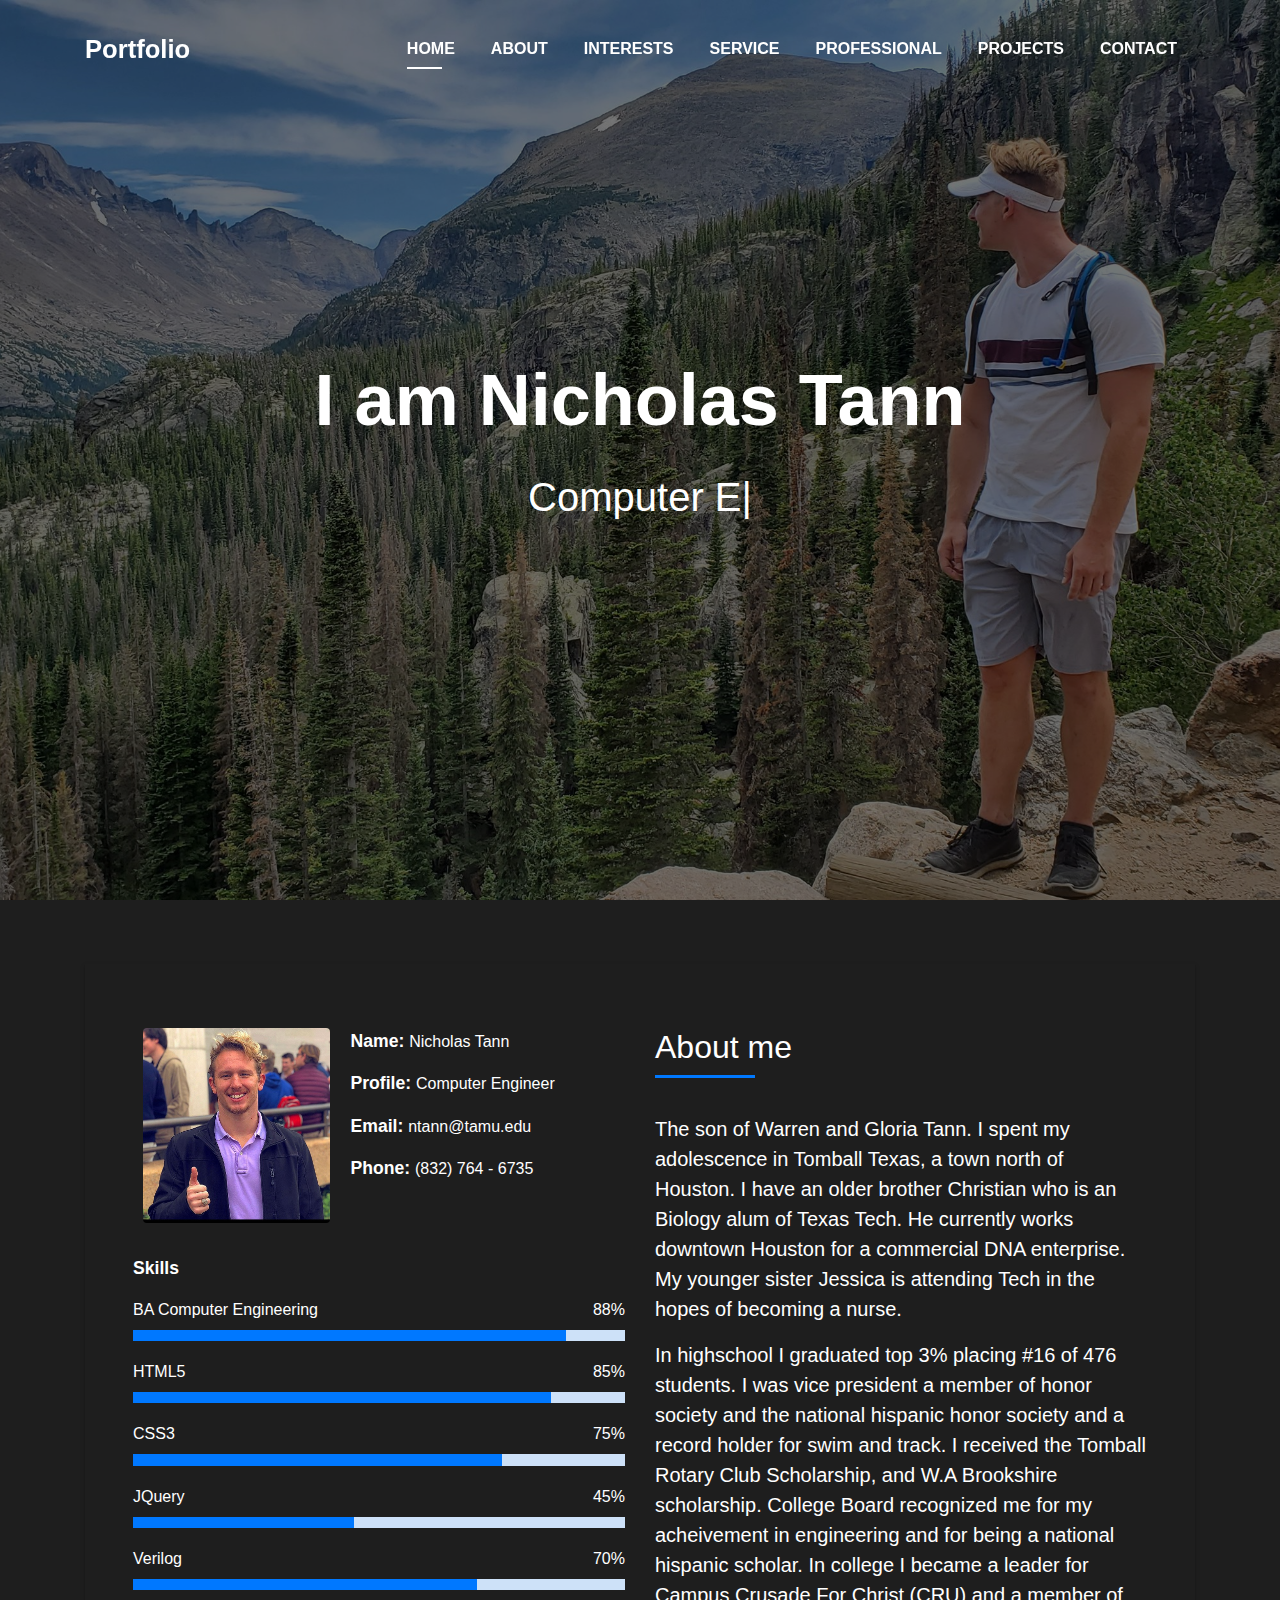
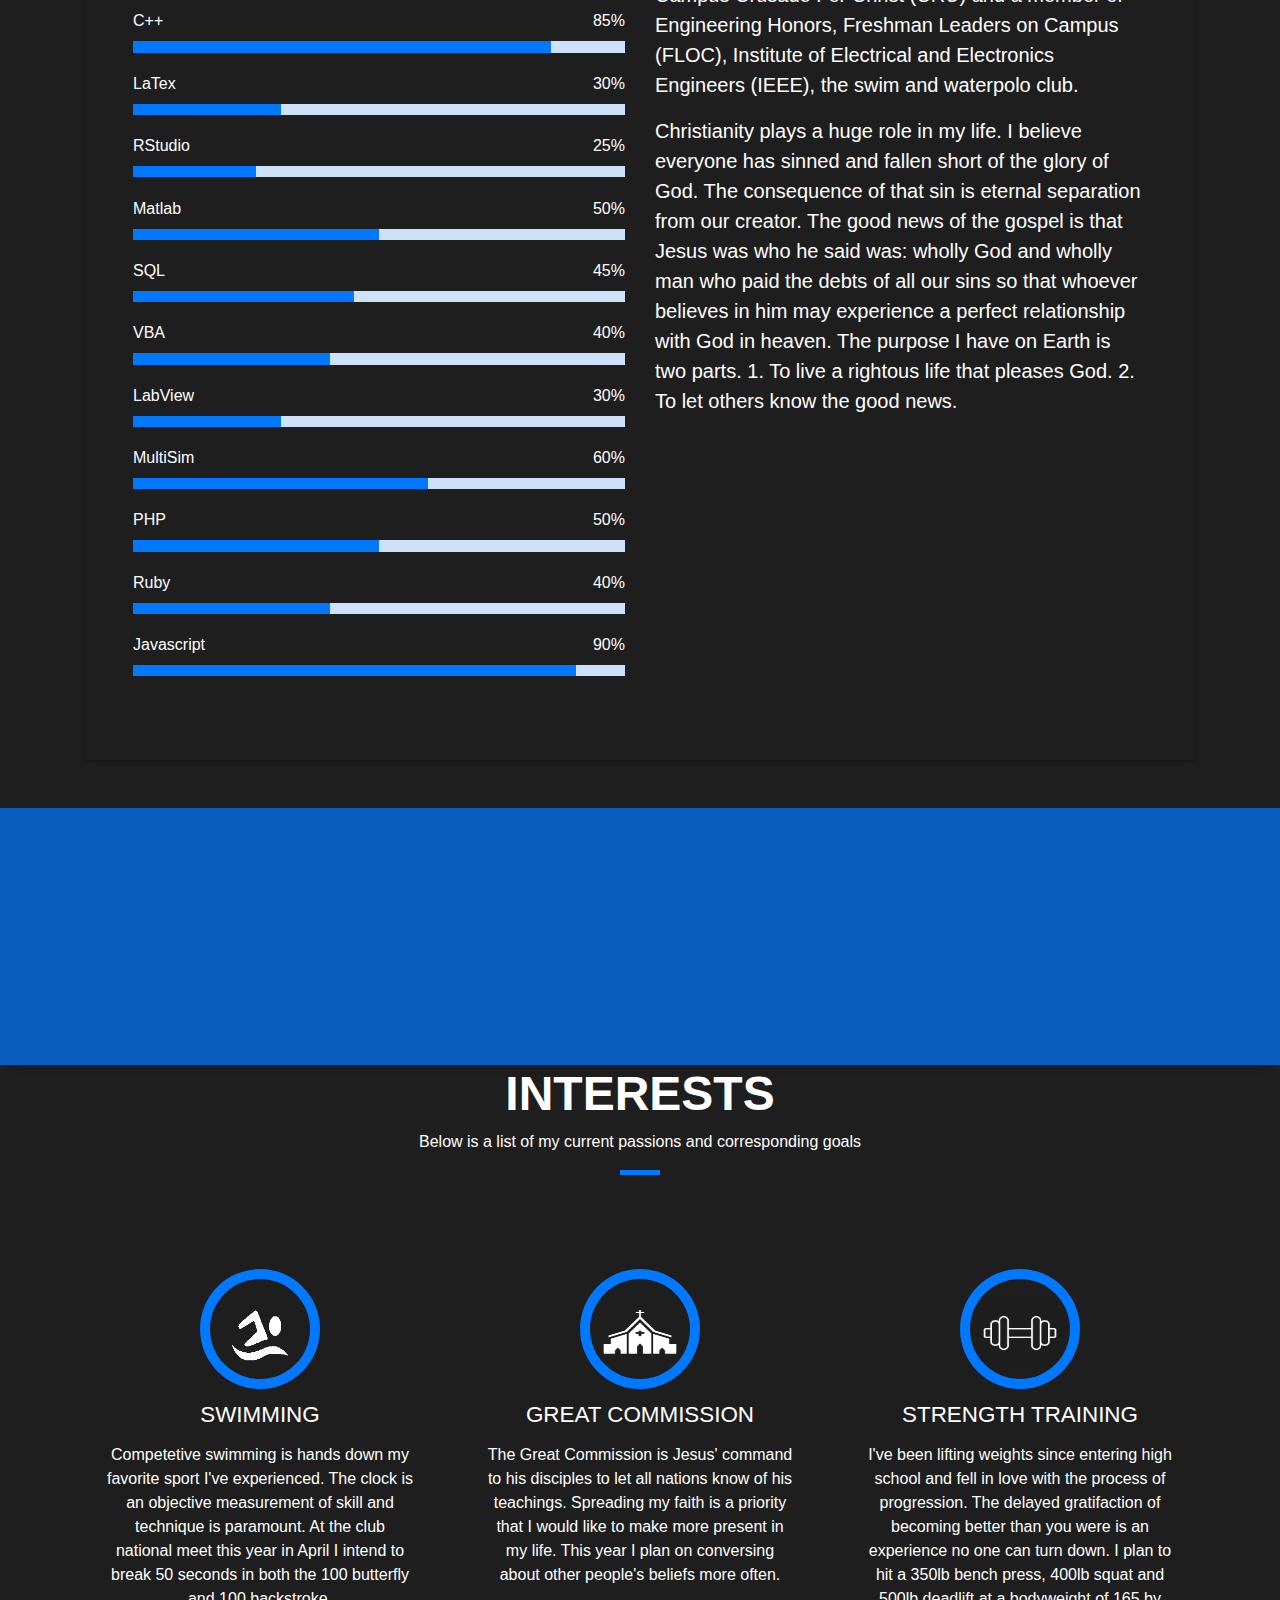
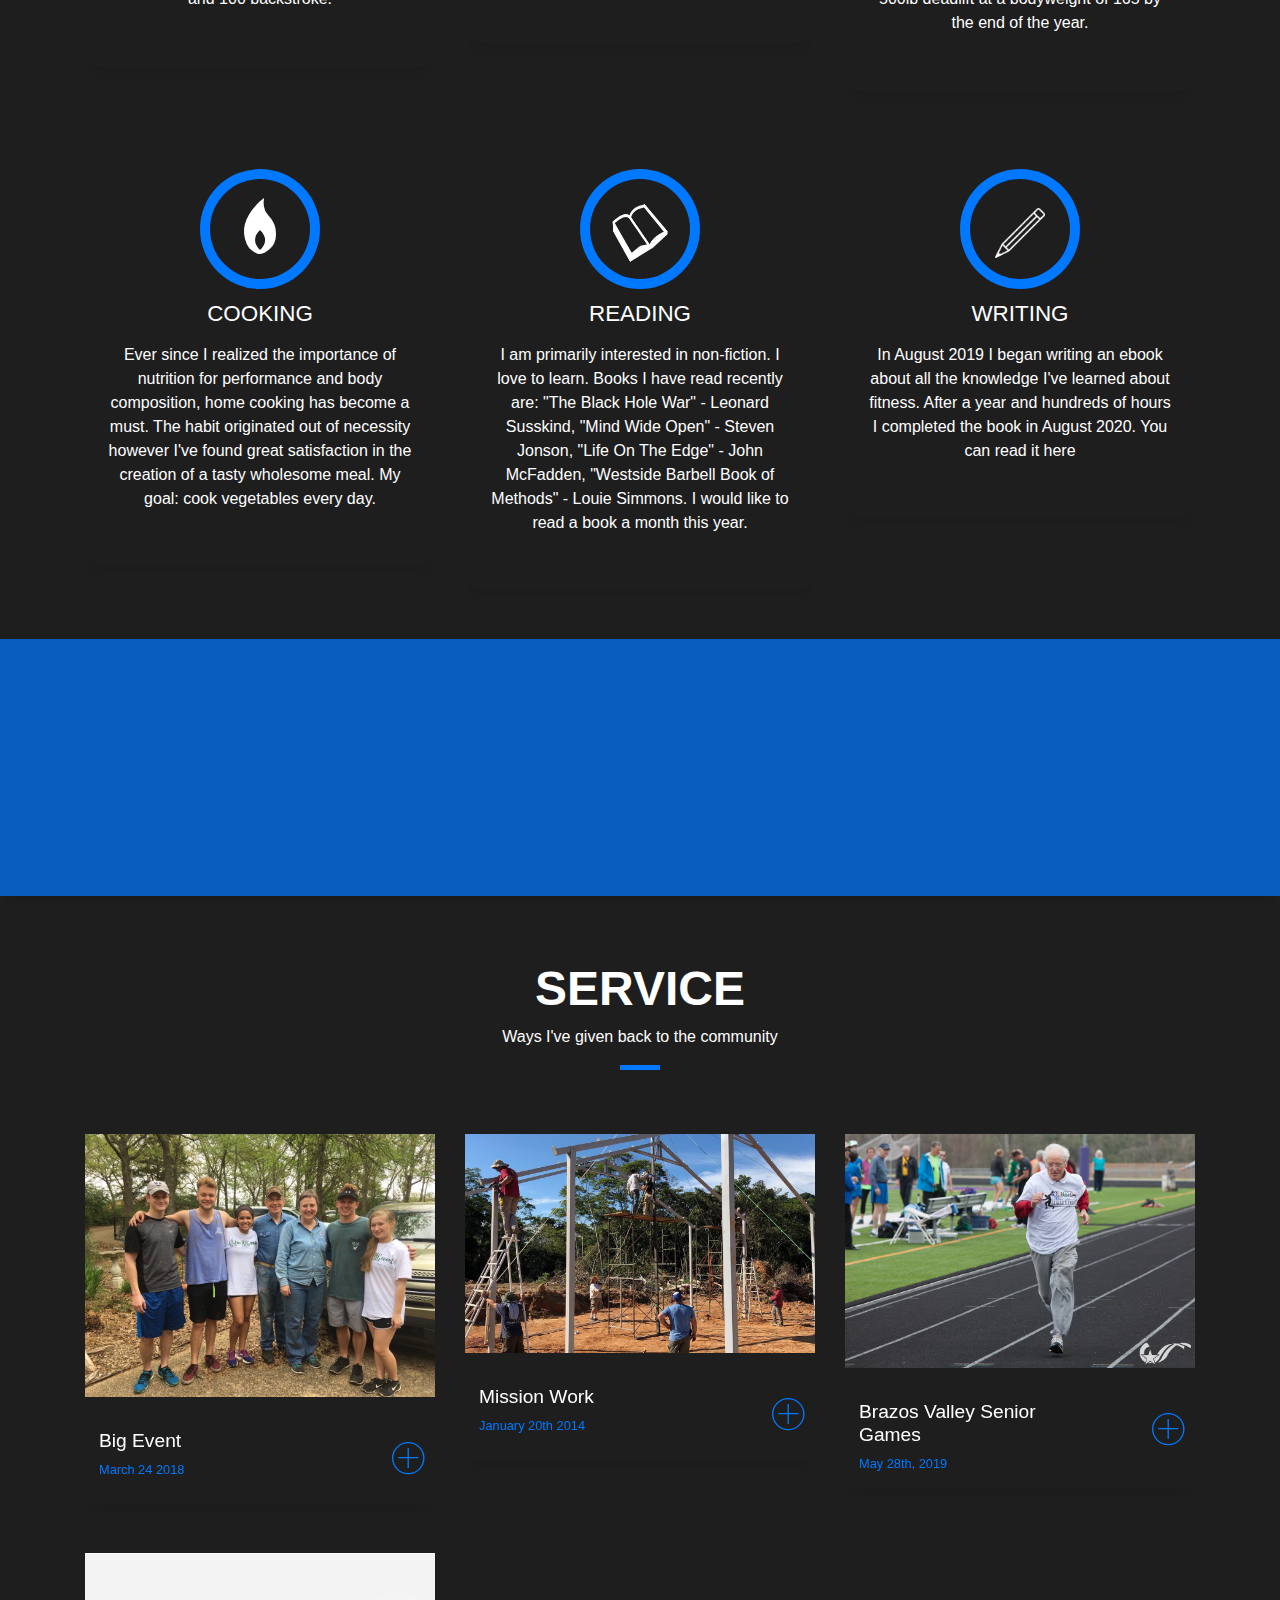
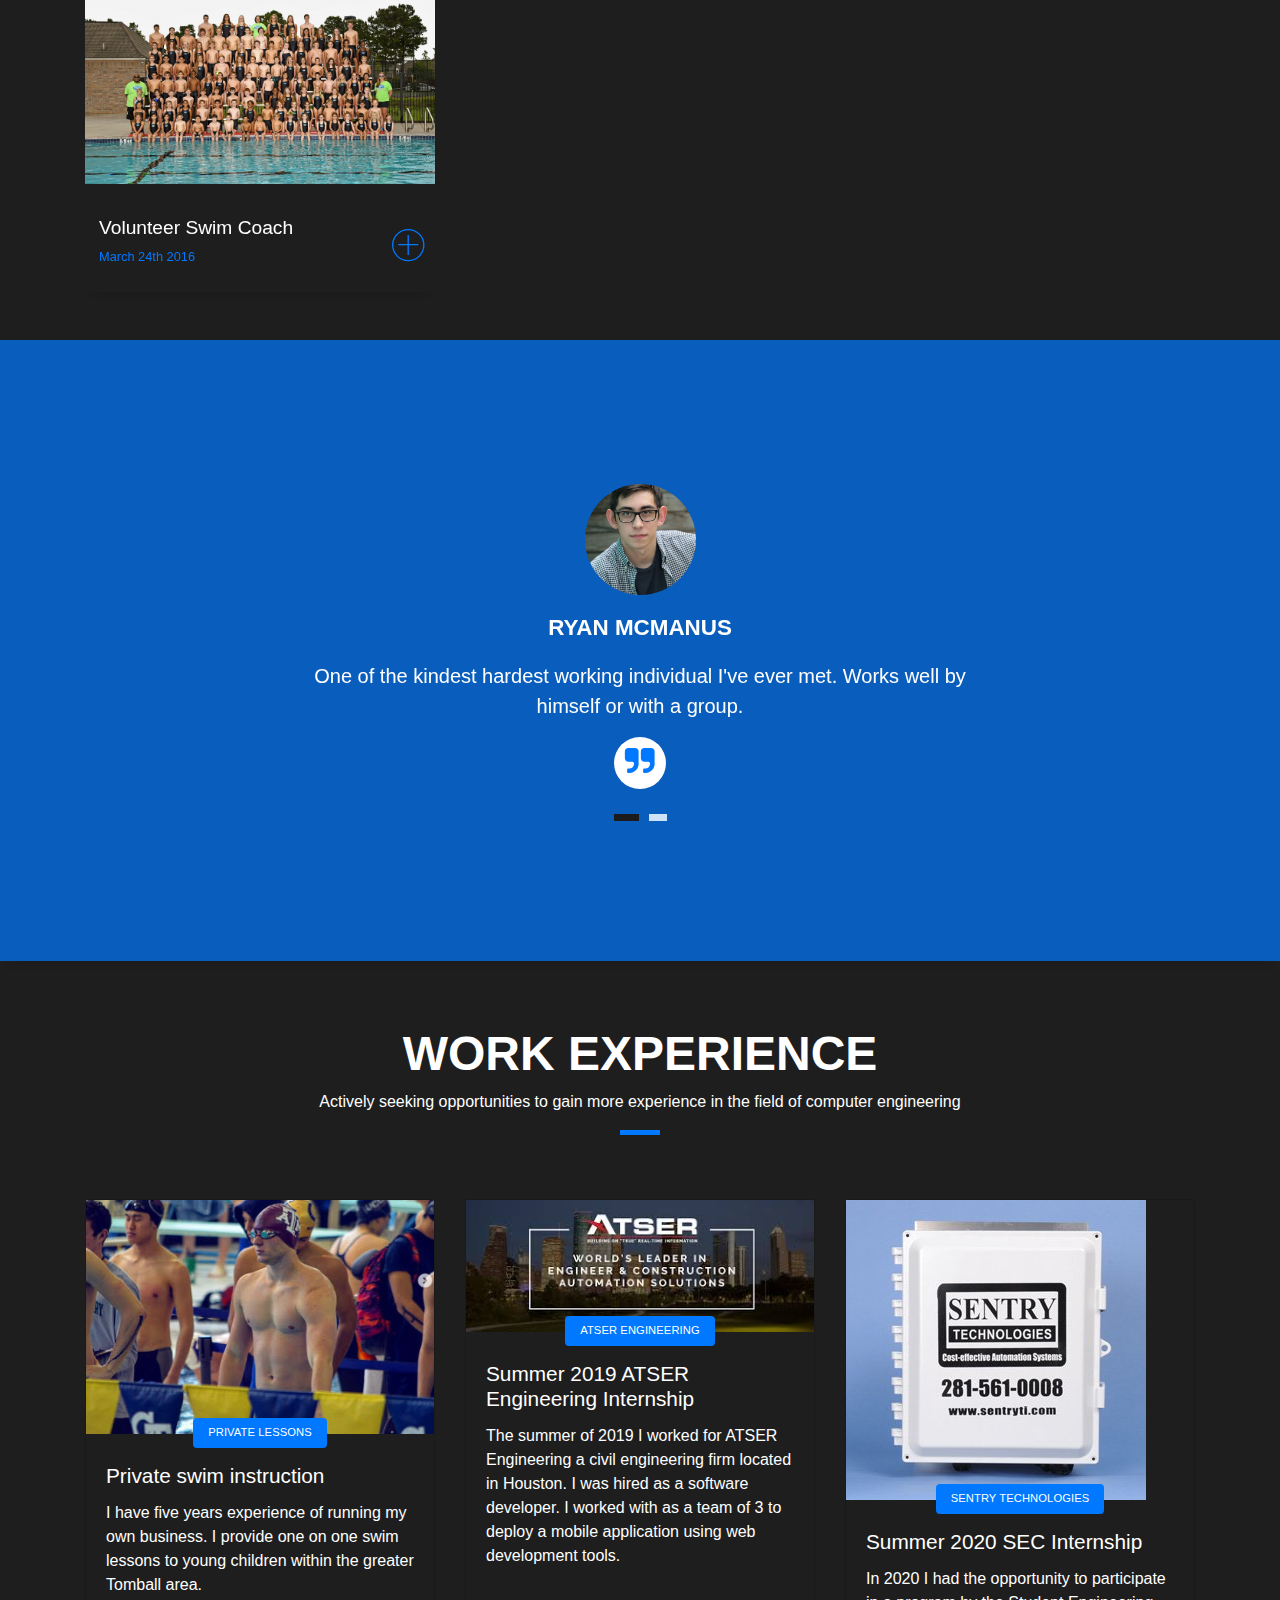
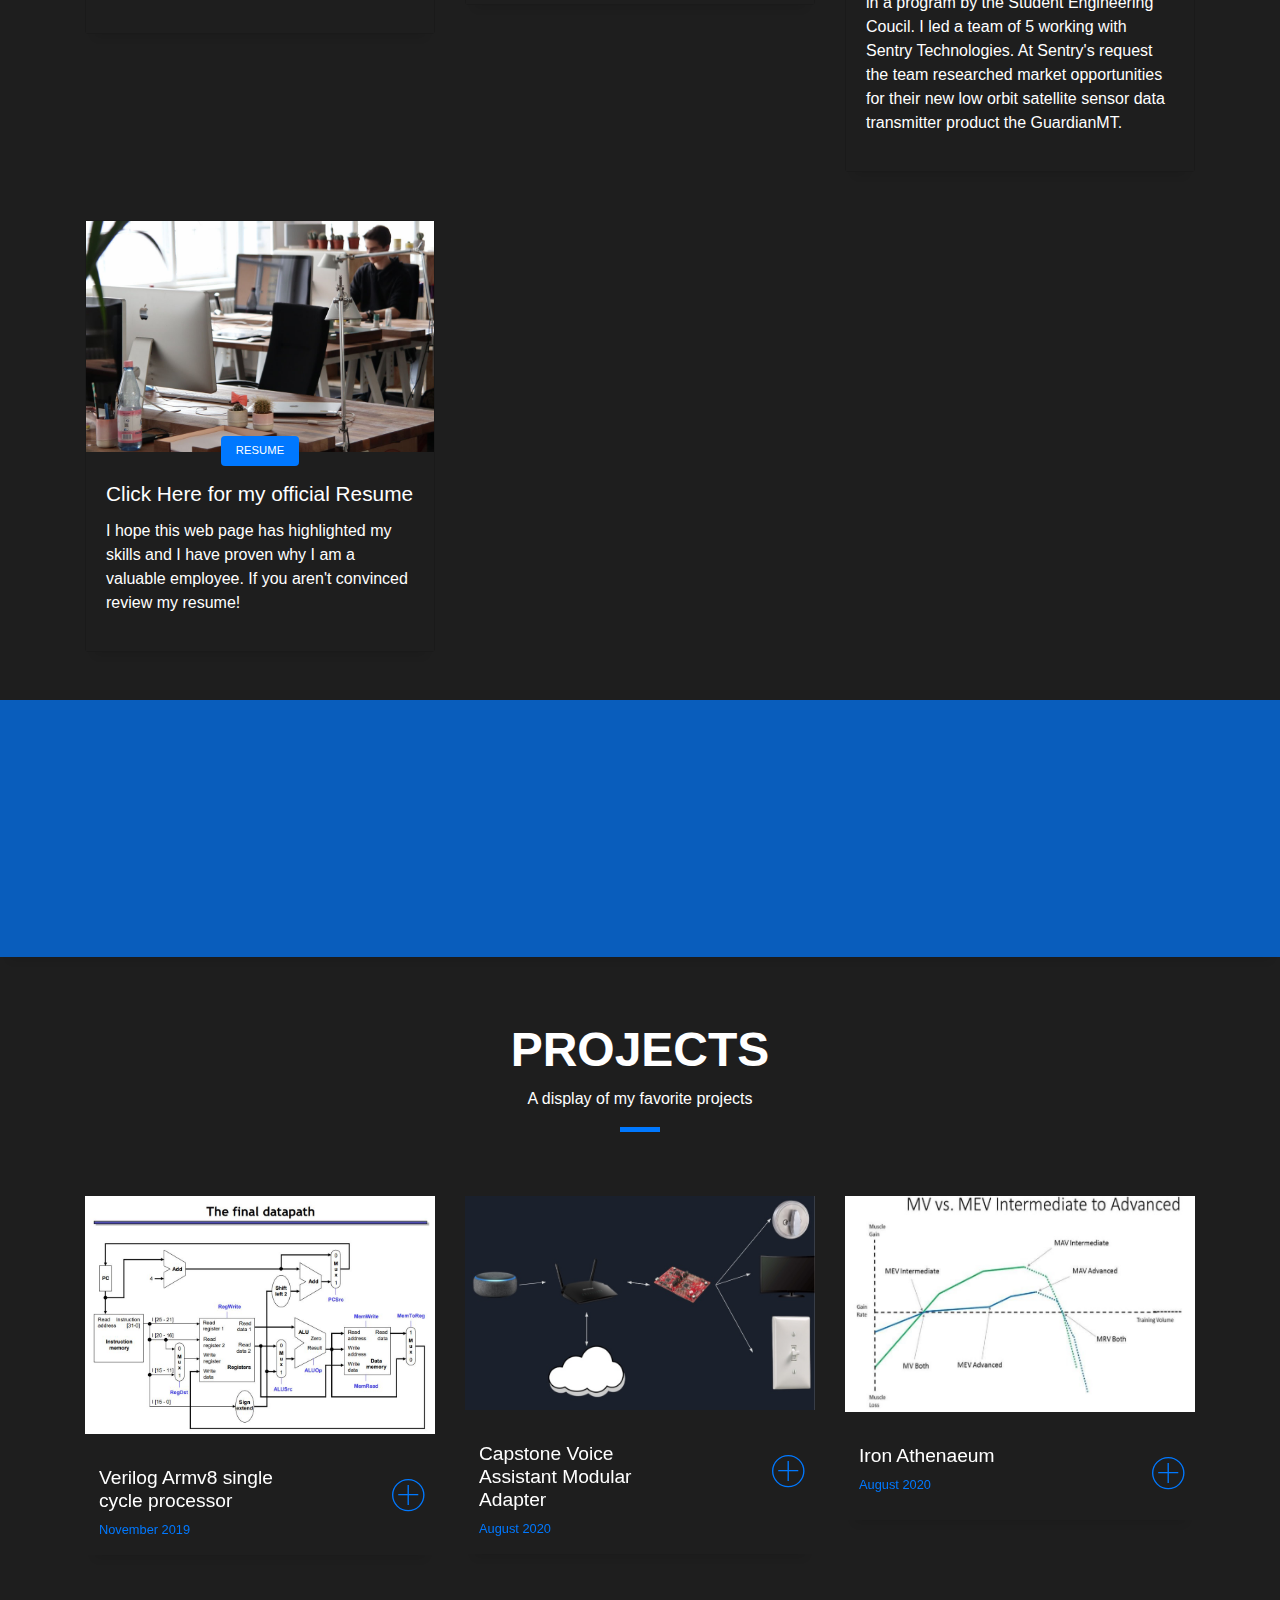
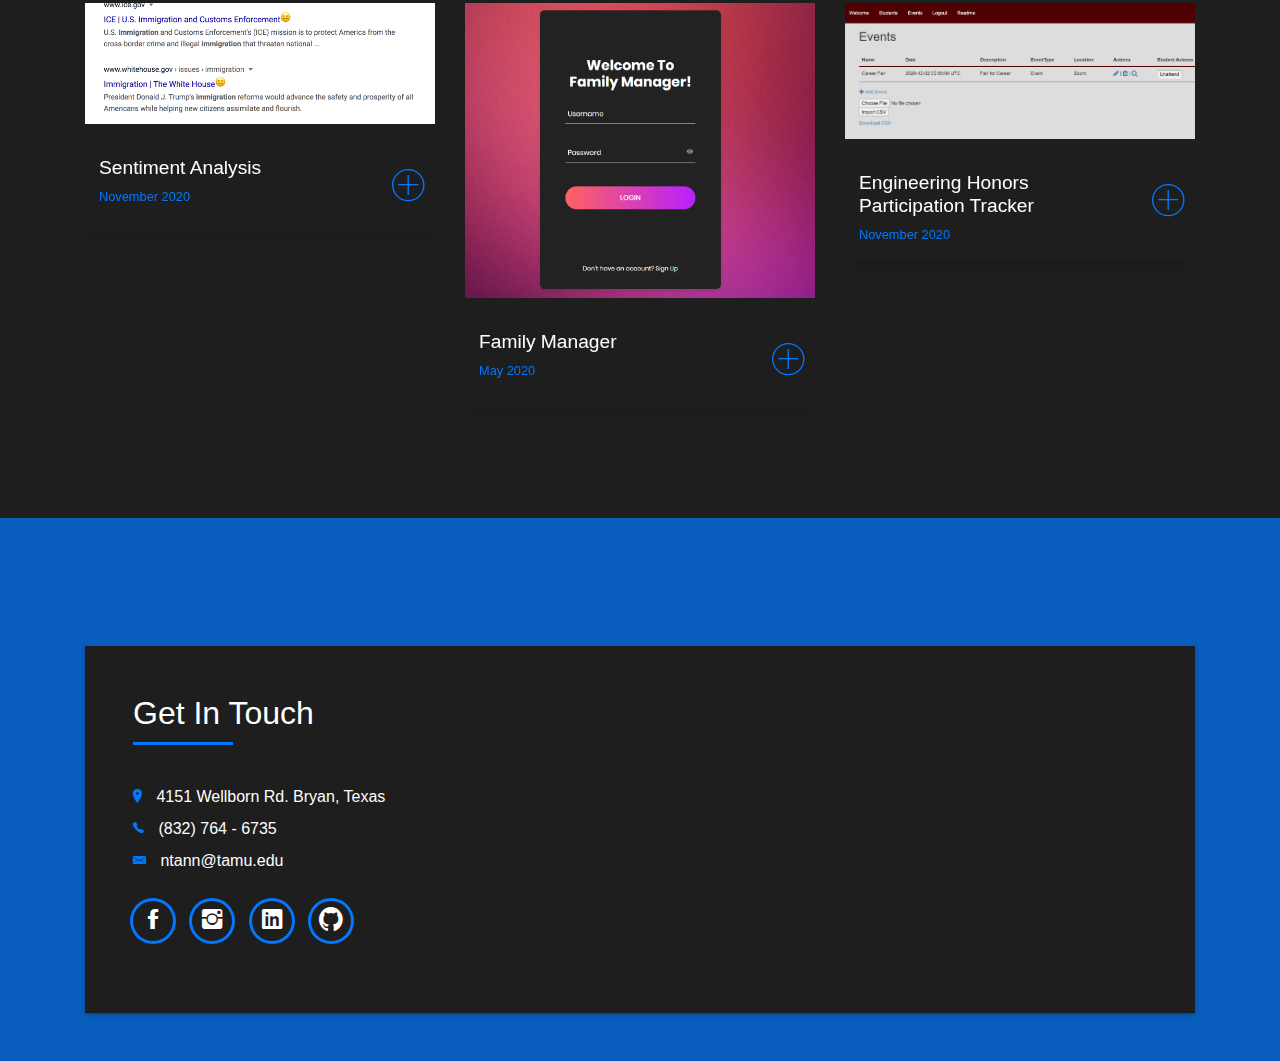
<file: index.html>
<!DOCTYPE html>
<html lang="en">
<head>
  <meta charset="utf-8">
  <title>Portfolio</title>
  <meta content="width=device-width, initial-scale=1.0" name="viewport">
  <meta content="" name="keywords">
  <meta content="" name="description">

  <!-- Favicons -->
  <link href="img/favicon.png" rel="icon">
  <link href="img/apple-touch-icon.png" rel="apple-touch-icon">

  <!-- Bootstrap CSS File -->
  <link href="lib/bootstrap/css/bootstrap.min.css" rel="stylesheet">

  <!-- Libraries CSS Files -->
  <link href="lib/font-awesome/css/font-awesome.min.css" rel="stylesheet">
  <link href="lib/animate/animate.min.css" rel="stylesheet">
  <link href="lib/ionicons/css/ionicons.min.css" rel="stylesheet">
  <link href="lib/owlcarousel/assets/owl.carousel.min.css" rel="stylesheet">
  <link href="lib/lightbox/css/lightbox.min.css" rel="stylesheet">

  <!-- Main Stylesheet File -->
  <link href="css/style.css" rel="stylesheet">

  <!-- =======================================================
    Theme Name: DevFolio
    Theme URL: https://bootstrapmade.com/devfolio-bootstrap-portfolio-html-template/
    Author: BootstrapMade.com
    License: https://bootstrapmade.com/license/
  ======================================================= -->
</head>

<body id="page-top">

  <!--/ Nav Star /-->
  <nav class="navbar navbar-b navbar-trans navbar-expand-md fixed-top" id="mainNav">
    <div class="container">
      <a class="navbar-brand js-scroll" href="#page-top"> Portfolio</a>
      <button class="navbar-toggler collapsed" type="button" data-toggle="collapse" data-target="#navbarDefault"
        aria-controls="navbarDefault" aria-expanded="false" aria-label="Toggle navigation">
        <span></span>
        <span></span>
        <span></span>
      </button>
      <div class="navbar-collapse collapse justify-content-end" id="navbarDefault">
        <ul class="navbar-nav">
          <li class="nav-item">
            <a class="nav-link js-scroll active" href="#home">Home</a>
          </li>
          <li class="nav-item">
            <a class="nav-link js-scroll" href="#about">About</a>
          </li>
          <li class="nav-item">
            <a class="nav-link js-scroll" href="#service">Interests</a>
          </li>
          <li class="nav-item">
            <a class="nav-link js-scroll" href="#work">Service</a>
          </li>
          <li class="nav-item">
            <a class="nav-link js-scroll" href="#blog">Professional</a>
          </li>
          <li class="nav-item">
            <a class="nav-link js-scroll" href="#projects">Projects</a>
          </li>
          <li class="nav-item">
            <a class="nav-link js-scroll" href="#contact">Contact</a>
          </li>
        </ul>
      </div>
    </div>
  </nav>
  <!--/ Nav End /-->

  <!--/ Intro Skew Star /-->
  <div id="home" class="intro route bg-image" style="background-image: url(img/mtn.jpg)">
    <div class="overlay-itro"></div>
    <div class="intro-content display-table">
      <div class="table-cell">
        <div class="container">
          <h1 class="intro-title mb-4">I am Nicholas Tann</h1>
          <p class="intro-subtitle"><span id="slidertext" class="text-slider-items">Computer Engineer, Full Stack Developer, Computer Programmer, BodyBuilder, Christian, Swim Instructor, PowerLifter</span><strong class="text-slider"></strong></p>
        </div>
      </div>
    </div>
  </div>
  <!--/ Intro Skew End /-->

  <section id="about" class="about-mf sect-pt4 route">
    <div class="container">
      <div class="row">
        <div class="col-sm-12">
          <div class="box-shadow-full">
            <div class="row">
              <div class="col-md-6">
                <div class="row">
                  <div class="col-sm-6 col-md-5">
                    <div class="about-img">
                      <img src="img/testimonial-2.jpg" class="img-fluid rounded b-shadow-a" alt="">
                    </div>
                  </div>
                  <div class="col-sm-6 col-md-7">
                    <div class="about-info">
                      <p><span class="title-s">Name: </span> <span>Nicholas Tann</span></p>
                      <p><span class="title-s">Profile: </span> <span>Computer Engineer</span></p>
                      <p><span class="title-s">Email: </span> <span>ntann@tamu.edu</span></p>
                      <p><span class="title-s">Phone: </span> <span>(832) 764 - 6735</span></p>
                    </div>
                  </div>
                </div>
                <div class="skill-mf">
                  <p class="title-s">Skills</p>
                  <span>BA Computer Engineering</span> <span class="pull-right">88%</span>
                  <div class="progress">
                    <div class="progress-bar" role="progressbar" style="width: 88%;" aria-valuenow="88" aria-valuemin="0"
                      aria-valuemax="100"></div>
                  </div>
                  <span>HTML5</span> <span class="pull-right">85%</span>
                  <div class="progress">
                    <div class="progress-bar" role="progressbar" style="width: 85%;" aria-valuenow="85" aria-valuemin="0"
                      aria-valuemax="100"></div>
                  </div>
                  <span>CSS3</span> <span class="pull-right">75%</span>
                  <div class="progress">
                    <div class="progress-bar" role="progressbar" style="width: 75%" aria-valuenow="75" aria-valuemin="0"
                      aria-valuemax="100"></div>
                  </div>
                  <span>JQuery</span> <span class="pull-right">45%</span>
                  <div class="progress">
                    <div class="progress-bar" role="progressbar" style="width: 45%" aria-valuenow="45" aria-valuemin="0"
                      aria-valuemax="100"></div>
                  </div>
                  <span>Verilog</span> <span class="pull-right">70%</span>
                  <div class="progress">
                    <div class="progress-bar" role="progressbar" style="width: 70%" aria-valuenow="70" aria-valuemin="0"
                      aria-valuemax="100"></div>
                  </div>
                  <span>C++</span> <span class="pull-right">85%</span>
                  <div class="progress">
                    <div class="progress-bar" role="progressbar" style="width: 85%" aria-valuenow="85" aria-valuemin="0"
                      aria-valuemax="100"></div>
                  </div>
                  <span>LaTex</span> <span class="pull-right">30%</span>
                  <div class="progress">
                    <div class="progress-bar" role="progressbar" style="width: 30%" aria-valuenow="30" aria-valuemin="0"
                      aria-valuemax="100"></div>
                  </div>
                  <span>RStudio</span> <span class="pull-right">25%</span>
                  <div class="progress">
                    <div class="progress-bar" role="progressbar" style="width: 25%" aria-valuenow="25" aria-valuemin="0"
                      aria-valuemax="100"></div>
                  </div>
                  <span>Matlab</span> <span class="pull-right">50%</span>
                  <div class="progress">
                    <div class="progress-bar" role="progressbar" style="width: 50%" aria-valuenow="50" aria-valuemin="0"
                      aria-valuemax="100"></div>
                  </div>
                  <span>SQL</span> <span class="pull-right">45%</span>
                  <div class="progress">
                    <div class="progress-bar" role="progressbar" style="width: 45%" aria-valuenow="45" aria-valuemin="0"
                      aria-valuemax="100"></div>
                  </div>
                  <span>VBA</span> <span class="pull-right">40%</span>
                  <div class="progress">
                    <div class="progress-bar" role="progressbar" style="width: 40%" aria-valuenow="40" aria-valuemin="0"
                      aria-valuemax="100"></div>
                  </div>
                  <span>LabView</span> <span class="pull-right">30%</span>
                  <div class="progress">
                    <div class="progress-bar" role="progressbar" style="width: 30%" aria-valuenow="30" aria-valuemin="0"
                      aria-valuemax="100"></div>
                  </div>
                  <span>MultiSim</span> <span class="pull-right">60%</span>
                  <div class="progress">
                    <div class="progress-bar" role="progressbar" style="width: 60%" aria-valuenow="60" aria-valuemin="0"
                      aria-valuemax="100"></div>
                  </div>
                  <span>PHP</span> <span class="pull-right">50%</span>
                  <div class="progress">
                    <div class="progress-bar" role="progressbar" style="width: 50%" aria-valuenow="50" aria-valuemin="0"
                      aria-valuemax="100"></div>
                  </div>
                  <span>Ruby</span> <span class="pull-right">40%</span>
                  <div class="progress">
                    <div class="progress-bar" role="progressbar" style="width: 40%" aria-valuenow="40" aria-valuemin="0"
                      aria-valuemax="100"></div>
                  </div>
                  <span>Javascript</span> <span class="pull-right">90%</span>
                  <div class="progress">
                    <div class="progress-bar" role="progressbar" style="width: 90%" aria-valuenow="90" aria-valuemin="0"
                      aria-valuemax="100"></div>
                  </div>
                </div>
              </div>
              <div class="col-md-6">
                <div class="about-me pt-4 pt-md-0">
                  <div class="title-box-2">
                    <h5 class="title-left">
                      About me
                    </h5>
                  </div>
                  <p class="lead">
                    The son of Warren and Gloria Tann. I spent my adolescence in Tomball Texas, a town north of Houston.
                    I have an older brother Christian who is an Biology alum of Texas Tech. He currently works downtown Houston for a commercial DNA enterprise.
                    My younger sister Jessica is attending Tech in the hopes of becoming a nurse.  
                  </p>
                  <p class="lead">
                    In highschool I graduated top 3% placing #16 of 476 students. I was vice president a member of honor society and the national hispanic honor society and a record holder for swim and track. 
                    I received the Tomball Rotary Club Scholarship, and W.A Brookshire scholarship.
                    College Board recognized me for my acheivement in engineering and for being a national hispanic scholar. 
                    In college I became a leader for Campus Crusade For Christ (CRU) and a member of Engineering Honors, Freshman Leaders on Campus (FLOC), Institute of Electrical and Electronics Engineers (IEEE), the swim and waterpolo club.
                  </p>
                  <p class="lead">
                    Christianity plays a huge role in my life. 
                    I believe everyone has sinned and fallen short of the glory of God. The consequence of that sin is eternal separation from our creator.
                    The good news of the gospel is that Jesus was who he said was: wholly God and wholly man who paid the debts of all our sins so that whoever believes in him may experience a perfect relationship with God in heaven.
                    The purpose I have on Earth is two parts. 1. To live a rightous life that pleases God. 2. To let others know the good news.
                  </p>
                </div>
              </div>
            </div>
          </div>
        </div>
      </div>
    </div>
  </section>


  <div class="testimonials paralax-mf bg-image" style="background-image: url(img/overlay-bg.jpg)">
    <div class="overlay-mf"></div>
    <div class="container">
      <div class="row">
        <div class="col-md-12">
         
        </div>
      </div>
    </div>
  </div>

  <!--/ Section Services Star /-->
  <section id="service" class="services-mf route">
    <div class="container">
      <div class="row">
        <div class="col-sm-12">
          <div class="title-box text-center">
            <h3 class="title-a">
              Interests
            </h3>
            <p class="subtitle-a">
             Below is a list of my current passions and corresponding goals
            </p>
            <div class="line-mf"></div>
          </div>
        </div>
      </div>
      <div class="row">
        <div class="col-md-4">
          <div class="service-box">
            <div class="service-ico">
              <span class="ico-circle"><img src="img/swimicon.png" style="width:100%;height:90%;"></span>
            </div>
            <div class="service-content">
              <h2 class="s-title">Swimming</h2>
              <p class="s-description text-center">
                Competetive swimming is hands down my favorite sport I've experienced. The clock is an objective measurement of skill and technique is paramount.
                At the club national meet this year in April I intend to break 50 seconds in both the 100 butterfly and 100 backstroke. 
              </p>
            </div>
          </div>
        </div>
        <div class="col-md-4">
          <div class="service-box">
            <div class="service-ico">
              <span class="ico-circle"><img src="img/churchicon.png" style="width:80%;height:50%;"></span>
            </div>
            <div class="service-content">
              <h2 class="s-title">Great Commission</h2>
              <p class="s-description text-center">
                The Great Commission is Jesus' command to his disciples to let all nations know of his teachings.
                Spreading my faith is a priority that I would like to make more present in my life.
                This year I plan on conversing about other people's beliefs more often.
              </p>
            </div>
          </div>
        </div>
        <div class="col-md-4">
          <div class="service-box">
            <div class="service-ico">
              <span class="ico-circle"><img src="img/weighticon.png" style="width:90%;height:80%;"></span>
            </div>
            <div class="service-content">
              <h2 class="s-title">Strength Training</h2>
              <p class="s-description text-center">
                I've been lifting weights since entering high school and fell in love with the process of progression.
                The delayed gratifaction of becoming better than you were is an experience no one can turn down.
                I plan to hit a 350lb bench press, 400lb squat and 500lb deadlift at a bodyweight of 165 by the end of the year.
              </p>
            </div>
          </div>
        </div>
        <div class="col-md-4">
          <div class="service-box">
            <div class="service-ico">
              <span class="ico-circle"><i class="ion-flame"></i></span>
            </div>
            <div class="service-content">
              <h2 class="s-title">Cooking</h2>
              <p class="s-description text-center">
                Ever since I realized the importance of nutrition for performance and body composition, home cooking has become a must.
                The habit originated out of necessity however I've found great satisfaction in the creation of a tasty wholesome meal. 
                My goal: cook vegetables every day.
              </p>
            </div>
          </div>
        </div>
        <div class="col-md-4">
          <div class="service-box">
            <div class="service-ico">
              <span class="ico-circle"><img src="img/bookicon.png" style="width:60%;height:80%;"></span>
            </div>
            <div class="service-content">
              <h2 class="s-title">Reading</h2>
              <p class="s-description text-center">
                I am primarily interested in non-fiction. I love to learn.
                Books I have read recently are: "The Black Hole War" - Leonard Susskind, "Mind Wide Open" - Steven Jonson,
                "Life On The Edge" - John McFadden, "Westside Barbell Book of Methods" - Louie Simmons.
                I would like to read a book a month this year.
              </p>
            </div>
          </div>
        </div>
        <div class="col-md-4">
          <div class="service-box">
            <div class="service-ico">
              <span class="ico-circle"><img src="img/pencilicon.png" style="width:50%;height:50%;"></span>
            </div>
            <div class="service-content">
              <h2 class="s-title">Writing</h2>
              <p class="s-description text-center">
               In August 2019 I began writing an ebook about all the knowledge I've learned about fitness.
               After a year and hundreds of hours I completed the book in August 2020. You can read it
              <a class="w-ctegory" href="https://docs.google.com/document/d/1mYOiXhRm_ucE16WC5vW6OqeEONqLrckLrbPelvSLuR0/edit?usp=sharing"> here</a>
              </p>
            </div>
          </div>
        </div>
      </div>
    </div>
  </section>
  <!--/ Section Services End /-->

  <div class="testimonials paralax-mf bg-image" style="background-image: url(img/overlay-bg.jpg)">
    <div class="overlay-mf"></div>
    <div class="container">
      <div class="row">
        <div class="col-md-12">
         
        </div>
      </div>
    </div>
  </div>
  

  <!--/ Section Portfolio Star /-->
  <section id="work" class="portfolio-mf sect-pt4 route">
    <div class="container">
      <div class="row">
        <div class="col-sm-12">
          <div class="title-box text-center">
            <h3 class="title-a">
              Service
            </h3>
            <p class="subtitle-a">
              Ways I've given back to the community
            </p>
            <div class="line-mf"></div>
          </div>
        </div>
      </div>
      <div class="row">
        <div class="col-md-4">
          <div class="work-box">
            <a href="https://bigevent.tamu.edu/">
              <div class="work-img">
                <img src="img/work-1.jpg" alt="" class="img-fluid">
              </div>
              <div class="work-content">
                <div class="row">
                  <div class="col-sm-8">
                    <h2 class="w-title">Big Event</h2>
                    <div class="w-more">
                      <span class="w-ctegory">March 24 2018</span>
                    </div>
                  </div>
                  <div class="col-sm-4">
                    <div class="w-like">
                      <span class="ion-ios-plus-outline"></span>
                    </div>
                  </div>
                </div>
              </div>
            </a>
          </div>
        </div>
        <div class="col-md-4">
          <div class="work-box">
            <a href= "https://www.championforest.org/">
              <div class="work-img">
                <img src="img/work-2.jpg" alt="" class="img-fluid">
              </div>
              <div class="work-content">
                <div class="row">
                  <div class="col-sm-8">
                    <h2 class="w-title">Mission Work</h2>
                    <div class="w-more">
                      <span class="w-ctegory">January 20th 2014</span>
                    </div>
                  </div>
                  <div class="col-sm-4">
                    <div class="w-like">
                      <span class="ion-ios-plus-outline"></span>
                    </div>
                  </div>
                </div>
              </div>
            </a>
          </div>
        </div>
        <div class="col-md-4">
          <div class="work-box">
            <a href="https://www.cstx.gov/departments___city_hall/parks/events/seniorgames">
              <div class="work-img">
                <img src="img/work-3.jpg" alt="" class="img-fluid">
              </div>
              <div class="work-content">
                <div class="row">
                  <div class="col-sm-8">
                    <h2 class="w-title">Brazos Valley Senior Games</h2>
                    <div class="w-more">
                      <span class="w-ctegory">May 28th, 2019</span>
                    </div>
                  </div>
                  <div class="col-sm-4">
                    <div class="w-like">
                      <span class="ion-ios-plus-outline"></span>
                    </div>
                  </div>
                </div>
              </div>
            </a>
          </div>
        </div>
        <div class="col-md-4">
          <div class="work-box">
            <a href="https://npshockwaves.swimtopia.com/">
              <div class="work-img">
                <img src="img/shockwaves.jpg" alt="" class="img-fluid">
              </div>
              <div class="work-content">
                <div class="row">
                  <div class="col-sm-8">
                    <h2 class="w-title">Volunteer Swim Coach</h2>
                    <div class="w-more">
                      <span class="w-ctegory">March 24th 2016</span>
                    </div>
                  </div>
                  <div class="col-sm-4">
                    <div class="w-like">
                      <span class="ion-ios-plus-outline"></span>
                    </div>
                  </div>
                </div>
              </div>
            </a>
          </div>
        </div>
      </div>
    </div>
  </section>
  <!--/ Section Portfolio End /-->

  <!--/ Section Testimonials Star /-->
  <div class="testimonials paralax-mf bg-image" style="background-image: url(img/overlay-bg.jpg)">
    <div class="overlay-mf"></div>
    <div class="container">
      <div class="row">
        <div class="col-md-12">
          <div id="testimonial-mf" class="owl-carousel owl-theme">
            <div class="testimonial-box">
              <div class="author-test">
                <img src="img/ryan.jpg" alt="" class="rounded-circle b-shadow-a">
                <span class="author">Ryan Mcmanus</span>
              </div>
              <div class="content-test">
                <p class="description lead">
                  One of the kindest hardest working individual I've ever met. Works well by himself or with a group.
                </p>
                <span class="comit"><i class="fa fa-quote-right"></i></span>
              </div>
            </div>
            <div class="testimonial-box">
              <div class="author-test">
                <img src="img/testimonial-4.jpg" alt="" class="rounded-circle b-shadow-a">
                <span class="author">Jeppeson Feliciano</span>
              </div>
              <div class="content-test">
                <p class="description lead">
                  Nick Tann is a valuable asset to any team, professional, technical, or otherwise. Sociable capable and competent.  
                </p>
                <span class="comit"><i class="fa fa-quote-right"></i></span>
              </div>
            </div>
          </div>
        </div>
      </div>
    </div>
  </div>

  <!--/ Section Blog Star /-->
  <section id="blog" class="blog-mf sect-pt4 route">
    <div class="container">
      <div class="row">
        <div class="col-sm-12">
          <div class="title-box text-center">
            <h3 class="title-a">
              Work Experience
            </h3>
            <p class="subtitle-a">
              Actively seeking opportunities to gain more experience in the field of computer engineering
            </p>
            <div class="line-mf"></div>
          </div>
        </div>
      </div>
      <div class="row">
        <div class="col-md-4">
          <div class="card card-blog">
            <div class="card-img">
              <img src="img/post-1.jpg" alt="" class="img-fluid">
            </div>
            <div class="card-body">
              <div class="card-category-box">
                <div class="card-category">
                  <h6 class="category">Private Lessons</h6>
                </div>
              </div>
              <h3 class="card-title">Private swim instruction</h3>
              <p class="card-description">
               I have five years experience of running my own business. I provide one on one swim lessons to young children within the greater Tomball area. 
              </p>
            </div>
          </div>
        </div>
        <div class="col-md-4">
          <div class="card card-blog">
            <div class="card-img">
              <a href="https://www.atser.com/"><img src="img/post-2.jpg" alt="" class="img-fluid"></a>
            </div>
            <div class="card-body">
              <div class="card-category-box">
                <div class="card-category">
                  <h6 class="category">ATSER Engineering</h6>
                </div>
              </div>
              <h3 class="card-title"><a href="https://www.atser.com/">Summer 2019 ATSER Engineering Internship</a></h3>
              <p class="card-description">
                 The summer of 2019 I worked for ATSER Engineering a civil engineering firm located in Houston. I was hired as a software developer.
                I worked with as a team of 3 to deploy a mobile application using web development tools. 
              </p>
            </div>
          </div>
        </div>
        <div class="col-md-4">
          <div class="card card-blog">
            <div class="card-img">
              <a href="https://www.sentryti.com/"><img src="img/sentry.jpg" alt="" class="img-fluid"></a>
            </div>
            <div class="card-body">
              <div class="card-category-box">
                <div class="card-category">
                  <h6 class="category">Sentry Technologies</h6>
                </div>
              </div>
              <h3 class="card-title"><a href="https://www.sentryti.com/">Summer 2020 SEC Internship</a></h3>
              <p class="card-description">
                In 2020 I had the opportunity to participate in a program by the Student Engineering Coucil. I led a team of 5 working with Sentry Technologies.
                At Sentry's request the team researched market opportunities for their new low orbit satellite sensor data transmitter product the GuardianMT.
              </p>
            </div>
          </div>
        </div>
        <div class="col-md-4">
          <div class="card card-blog">
            <div class="card-img">
              <a href="img/resume.pdf" download><img src="img/post-3.jpg" alt="" class="img-fluid"></a>
            </div>
            <div class="card-body">
              <div class="card-category-box">
                <div class="card-category">
                  <h6 class="category">Resume</h6>
                </div>
              </div>
              <h3 class="card-title"><a href="img/resume.pdf" download> Click Here for my official Resume</a></h3>
              <p class="card-description">
                I hope this web page has highlighted my skills and I have proven why I am a valuable employee. 
                If you aren't convinced review my resume!
              </p>
            </div>
          </div>
        </div>
      </div>
    </div>
  </section>
  <!--/ Section Blog End /-->

  <div class="testimonials paralax-mf bg-image" style="background-image: url(img/overlay-bg.jpg)">
    <div class="overlay-mf"></div>
    <div class="container">
      <div class="row">
        <div class="col-md-12">
         
        </div>
      </div>
    </div>
  </div>
  

  <!--/ Section Portfolio Star /-->
  <section id="projects" class="portfolio-mf sect-pt4 route">
    <div class="container">
      <div class="row">
        <div class="col-sm-12">
          <div class="title-box text-center">
            <h3 class="title-a">
             Projects
            </h3>
            <p class="subtitle-a">
              A display of my favorite projects
            </p>
            <div class="line-mf"></div>
          </div>
        </div>
      </div>
      <div class="row">
        <div class="col-md-4">
          <div class="work-box">
            <a href="https://github.com/nicholastann/ecen350-processor">
              <div class="work-img">
                <img src="img/processor.png" alt="" class="img-fluid">
              </div>
              <div class="work-content">
                <div class="row">
                  <div class="col-sm-8">
                    <h2 class="w-title">Verilog Armv8 single cycle processor</h2>
                    <div class="w-more">
                      <span class="w-ctegory">November 2019</span>
                    </div>
                  </div>
                  <div class="col-sm-4">
                    <div class="w-like">
                      <span class="ion-ios-plus-outline"></span>
                    </div>
                  </div>
                </div>
              </div>
            </a>
          </div>
        </div>
        <div class="col-md-4">
          <div class="work-box">
            <a href="https://github.com/nicholastann/Voice_Assistant_Modular_Adapter_Main">
              <div class="work-img">
                <img src="img/vama.jpg" alt="" class="img-fluid">
              </div>
              <div class="work-content">
                <div class="row">
                  <div class="col-sm-8">
                    <h2 class="w-title">Capstone Voice Assistant Modular Adapter</h2>
                    <div class="w-more">
                      <span class="w-ctegory">August 2020</span>
                    </div>
                  </div>
                  <div class="col-sm-4">
                    <div class="w-like">
                      <span class="ion-ios-plus-outline"></span>
                    </div>
                  </div>
                </div>
              </div>
            </a>
          </div>
        </div>
        <div class="col-md-4">
          <div class="work-box">
            <a href="https://docs.google.com/document/d/1mYOiXhRm_ucE16WC5vW6OqeEONqLrckLrbPelvSLuR0/edit#">
              <div class="work-img">
                <img src="img/iron.png" alt="" class="img-fluid">
              </div>
              <div class="work-content">
                <div class="row">
                  <div class="col-sm-8">
                    <h2 class="w-title">Iron Athenaeum</h2>
                    <div class="w-more">
                      <span class="w-ctegory">August 2020</span>
                    </div>
                  </div>
                  <div class="col-sm-4">
                    <div class="w-like">
                      <span class="ion-ios-plus-outline"></span>
                    </div>
                  </div>
                </div>
              </div>
            </a>
          </div>
        </div>

        <div class="col-md-4">
          <div class="work-box">
            <a href="https://github.com/nicholastann/Sentiment_Analysis">
              <div class="work-img">
                <img src="img/sentiment.png" alt="" class="img-fluid">
              </div>
              <div class="work-content">
                <div class="row">
                  <div class="col-sm-8">
                    <h2 class="w-title">Sentiment Analysis</h2>
                    <div class="w-more">
                      <span class="w-ctegory">November 2020</span>
                    </div>
                  </div>
                  <div class="col-sm-4">
                    <div class="w-like">
                      <span class="ion-ios-plus-outline"></span>
                    </div>
                  </div>
                </div>
              </div>
            </a>
          </div>
        </div>
        <div class="col-md-4">
          <div class="work-box">
            <a href="https://github.com/nicholastann/FamilyManager">
              <div class="work-img">
                <img src="img/family.png" alt="" class="img-fluid">
              </div>
              <div class="work-content">
                <div class="row">
                  <div class="col-sm-8">
                    <h2 class="w-title">Family Manager</h2>
                    <div class="w-more">
                      <span class="w-ctegory">May 2020</span>
                    </div>
                  </div>
                  <div class="col-sm-4">
                    <div class="w-like">
                      <span class="ion-ios-plus-outline"></span>
                    </div>
                  </div>
                </div>
              </div>
            </a>
          </div>
        </div>
        <div class="col-md-4">
          <div class="work-box">
            <a href="https://github.com/nicholastann/Engineering_Honors_Participation_Tracker">
              <div class="work-img">
                <img src="img/events.png" alt="" class="img-fluid">
              </div>
              <div class="work-content">
                <div class="row">
                  <div class="col-sm-8">
                    <h2 class="w-title">Engineering Honors Participation Tracker</h2>
                    <div class="w-more">
                      <span class="w-ctegory">November 2020</span>
                    </div>
                  </div>
                  <div class="col-sm-4">
                    <div class="w-like">
                      <span class="ion-ios-plus-outline"></span>
                    </div>
                  </div>
                </div>
              </div>
            </a>
          </div>
        </div>
      </div>
    </div>
  </section>
  <!--/ Section Portfolio End /-->

  <!--/ Section Contact-Footer Star /-->
  <section class="paralax-mf footer-paralax bg-image sect-mt4 route" style="background-image: url(img/overlay-bg.jpg)">
    <div class="overlay-mf"></div>
    <div class="container">
      <div class="row">
        <div class="col-sm-12">
          <div class="contact-mf">
            <div id="contact" class="box-shadow-full">
                  <div class="title-box-2 pt-4 pt-md-0">
                    <h5 class="title-left">
                     Get In Touch
                    </h5>
                  </div>
                  <div class="more-info">
                    <ul class="list-ico">
                      <li><span class="ion-ios-location"></span> 4151 Wellborn Rd. Bryan, Texas</li>
                      <li><span class="ion-ios-telephone"></span> (832) 764 - 6735</li>
                      <li><span class="ion-email"></span> ntann@tamu.edu</li>
                    </ul>
                  </div>
                  <div class="socials">
                    <ul>
                      <li><a href="https://www.facebook.com/Nicholas.tann3012"><span class="ico-circle"><i class="ion-social-facebook"></i></span></a></li>
                      <li><a href="https://www.instagram.com/nick_tann/?hl=en"><span class="ico-circle"><i class="ion-social-instagram"></i></span></a></li>
                      <li><a href="https://www.linkedin.com/in/nick-tann-74708818a"><span class="ico-circle"><i class="ion-social-linkedin"></i></span></a></li>
                      <li><a href="https://github.com/nicholastann"><span class="ico-circle"><i class="ion-social-github"></i></span></a></li>
                    </ul>
                  </div>
              </div>
            </div>
          </div>
        </div>
      </div>
    </div>
  </section>
  <!--/ Section Contact-footer End /-->

  <a href="#" class="back-to-top"><i class="fa fa-chevron-up"></i></a>
  <div id="preloader"></div>

  <!-- JavaScript Libraries -->
  <script src="lib/jquery/jquery.min.js"></script>
  <script src="lib/jquery/jquery-migrate.min.js"></script>
  <script src="lib/popper/popper.min.js"></script>
  <script src="lib/bootstrap/js/bootstrap.min.js"></script>
  <script src="lib/easing/easing.min.js"></script>
  <script src="lib/counterup/jquery.waypoints.min.js"></script>
  <script src="lib/counterup/jquery.counterup.js"></script>
  <script src="lib/owlcarousel/owl.carousel.min.js"></script>
  <script src="lib/lightbox/js/lightbox.min.js"></script>
  <script src="lib/typed/typed.min.js"></script>

  <!-- Template Main Javascript File -->
  <script src="js/main.js"></script>
</body>
</html>
</file>
<file: css/style.css>
/*
  Theme Name: DevFolio
  Theme URL: https://bootstrapmade.com/devfolio-bootstrap-portfolio-html-template/
  Author: BootstrapMade.com
  License: https://bootstrapmade.com/license/
*/

/*======================================
//--//-->   STYLES GENERALES
======================================*/

body {
  background-color: #1e1e1e;
  color: white;
}

h1,
h2,
h3,
h4,
h5,
h6 {
  color: white;
}

a {
  color: white;
  transition: all 0.5s ease-in-out;
}

a:hover {
  color: #0078ff;
  text-decoration: none;
  transition: all 0.5s ease-in-out;
}

.p-r {
  position: relative;
}

.color-a {
  color: #0078ff;
}

.color-d {
  color: #f5f5f5;
}

.color-text-a {
  color: white;
}

.box-shadow,
.paralax-mf,
.service-box,
.work-box,
.card-blog {
  box-shadow: 0 13px 8px -10px rgba(0, 0, 0, 0.1);
}

.box-shadow-a,
.button:hover {
  box-shadow: 0 0 0 4px #cde1f8;
}

.display-5 {
  font-size: 2.5rem;
  font-weight: 300;
  line-height: 1.1;
}

.display-6 {
  font-size: 2rem;
  font-weight: 300;
  line-height: 1.1;
}

.avatar {
  width: 32px;
  height: 32px;
  margin-right: 4px;
  overflow: hidden;
}

.bg-image {
  background-repeat: no-repeat;
  background-attachment: fixed;
  background-size: cover;
  background-position: center center;
}

.overlay-mf {
  background-color: #0078ff;
}

.overlay-mf {
  position: absolute;
  top: 0;
  left: 0px;
  padding: 0;
  height: 100%;
  width: 100%;
  opacity: .7;
}

.paralax-mf {
  position: relative;
  padding: 8rem 0;
}

.display-table {
  width: 100%;
  height: 100%;
  display: table;
}

.table-cell {
  display: table-cell;
  vertical-align: middle;
}

/*--/ Sections /--*/

.sect-4 {
  padding: 4rem 0;
}

.sect-pt4 {
  padding-top: 4rem;
}

.sect-mt4 {
  margin-top: 4rem;
}

/*--/ Title s /--*/

.title-s {
  font-weight: 600;
  color: white;
  font-size: 1.1rem;
}

/*--/ Title A /--*/

.title-box {
  margin-bottom: 4rem;
}

.title-a {
  font-size: 3rem;
  font-weight: bold;
  text-transform: uppercase;
}

.subtitle-a {
  color: white;
}

.line-mf {
  width: 40px;
  height: 5px;
  background-color: #0078ff;
  margin: 0 auto;
}

/*--/ Title Left /--*/

.title-box-2 {
  margin-bottom: 3rem;
}

.title-left {
  font-size: 2rem;
  position: relative;
}

.title-left:before {
  content: '';
  position: absolute;
  height: 3px;
  background-color: #0078ff;
  width: 100px;
  bottom: -12px;
}

/*------/ Box /------*/

.box-pl2 {
  padding-left: 2rem;
}

.box-shadow-full {
  padding: 3rem 1.25rem;
  position: relative;
  background-color: #1e1e1e;
  margin-bottom: 3rem;
  z-index: 2;
  box-shadow: 0 1px 1px 0 rgba(0, 0, 0, 0.06), 0 2px 5px 0 rgba(0, 0, 0, 0.2);
}

/*------/ Socials /------*/

.socials {
  padding: 1.5rem 0;
}

.socials ul li {
  display: inline-block;
}

.socials .ico-circle {
  height: 40px;
  width: 40px;
  font-size: 1.7rem;
  border-radius: 50%;
  line-height: 1.4;
  margin: 0 15px 0 0;
  box-shadow: 0 0 0 3px #0078ff;
  transition: all 500ms ease;
}

.socials .ico-circle:hover {
  background-color: #0078ff;
  color: #fff;
  box-shadow: 0 0 0 3px #cde1f8;
  transition: all 500ms ease;
}

/*------/ Ul resect /------*/

.ul-resect,
.socials ul,
.list-ico,
.blog-wrapper .post-meta ul,
.box-comments .list-comments,
.widget-sidebar .list-sidebar,
.widget-tags ul {
  list-style: none;
  padding-left: 0;
  margin-bottom: 0;
}

.list-ico {
  line-height: 2;
}

.list-ico span {
  color: #0078ff;
  margin-right: 10px;
}

/*------/ Ico Circle /------*/

.ico-circle {
  height: 100px;
  width: 100px;
  font-size: 2rem;
  border-radius: 50%;
  line-height: 1.55;
  margin: 0 auto;
  text-align: center;
  background-color: #1e1e1e;
  box-shadow: 0 0 0 10px #0078ff;
  display: block;
}

/*------/ Owl Carousel /------*/

.owl-theme .owl-dots {
  text-align: center;
  margin-top: 18px;
}

.owl-theme .owl-dots .owl-dot {
  display: inline-block;
}

.owl-theme .owl-dots .owl-dot span {
  width: 18px;
  height: 7px;
  margin: 5px 5px;
  background: #cde1f8;
  border: 0px solid #cde1f8;
  display: block;
  transition: all 0.6s ease-in-out;
  cursor: pointer;
}

.owl-theme .owl-dots .owl-dot:hover span {
  background-color: #cde1f8;
}

.owl-theme .owl-dots .owl-dot.active span {
  background-color: #1B1B1B;
  width: 25px;
}

/*--/ Scrolltop s /--*/

.scrolltop-mf {
  position: relative;
  display: none;
}

.scrolltop-mf span {
  z-index: 999;
  position: fixed;
  width: 42px;
  height: 42px;
  background-color: #0078ff;
  opacity: .7;
  font-size: 1.6rem;
  line-height: 1.5;
  text-align: center;
  color: #fff;
  top: auto;
  left: auto;
  right: 30px;
  bottom: 50px;
  cursor: pointer;
  border-radius: 50%;
}

/* Back to top button */

.back-to-top {
  position: fixed;
  display: none;
  background: #0078ff;
  color: #fff;
  width: 44px;
  height: 44px;
  text-align: center;
  line-height: 1;
  font-size: 16px;
  border-radius: 50%;
  right: 15px;
  bottom: 15px;
  transition: background 0.5s;
  z-index: 11;
}

.back-to-top i {
  padding-top: 12px;
  color: #fff;
}

/* Prelaoder */

#preloader {
  position: fixed;
  top: 0;
  left: 0;
  right: 0;
  bottom: 0;
  z-index: 9999;
  overflow: hidden;
  background: #fff;
}

#preloader:before {
  content: "";
  position: fixed;
  top: calc(50% - 30px);
  left: calc(50% - 30px);
  border: 6px solid #f2f2f2;
  border-top: 6px solid #0078ff;
  border-radius: 50%;
  width: 60px;
  height: 60px;
  -webkit-animation: animate-preloader 1s linear infinite;
  animation: animate-preloader 1s linear infinite;
}

@-webkit-keyframes animate-preloader {
  0% {
    -webkit-transform: rotate(0deg);
    transform: rotate(0deg);
  }

  100% {
    -webkit-transform: rotate(360deg);
    transform: rotate(360deg);
  }
}

@keyframes animate-preloader {
  0% {
    -webkit-transform: rotate(0deg);
    transform: rotate(0deg);
  }

  100% {
    -webkit-transform: rotate(360deg);
    transform: rotate(360deg);
  }
}

/*======================================
//--//-->   NAVBAR
======================================*/

.navbar-b {
  transition: all .5s ease-in-out;
  background-color: transparent;
  padding-top: 1.563rem;
  padding-bottom: 1.563rem;
}

.navbar-b.navbar-reduce {
  box-shadow: 0px 6px 9px 0px rgba(0, 0, 0, 0.06);
}

.navbar-b.navbar-trans .nav-item,
.navbar-b.navbar-reduce .nav-item {
  position: relative;
  padding-right: 10px;
  padding-left: 0;
}

.navbar-b.navbar-trans .nav-link,
.navbar-b.navbar-reduce .nav-link {
  color: #fff;
  text-transform: uppercase;
  font-weight: 600;
}

.navbar-b.navbar-trans .nav-link:before,
.navbar-b.navbar-reduce .nav-link:before {
  content: '';
  position: absolute;
  margin-left: 0px;
  width: 0%;
  bottom: 0;
  left: 0;
  height: 2px;
  transition: all 500ms ease;
}

.navbar-b.navbar-trans .nav-link:hover,
.navbar-b.navbar-reduce .nav-link:hover {
  color: #1B1B1B;
}

.navbar-b.navbar-trans .nav-link:hover:before,
.navbar-b.navbar-reduce .nav-link:hover:before {
  width: 35px;
}

.navbar-b.navbar-trans .show > .nav-link:before,
.navbar-b.navbar-trans .active > .nav-link:before,
.navbar-b.navbar-trans .nav-link.show:before,
.navbar-b.navbar-trans .nav-link.active:before,
.navbar-b.navbar-reduce .show > .nav-link:before,
.navbar-b.navbar-reduce .active > .nav-link:before,
.navbar-b.navbar-reduce .nav-link.show:before,
.navbar-b.navbar-reduce .nav-link.active:before {
  width: 35px;
}

.navbar-b.navbar-trans .nav-link:before {
  background-color: #fff;
}

.navbar-b.navbar-trans .nav-link:hover {
  color: #fff;
}

.navbar-b.navbar-trans .show > .nav-link,
.navbar-b.navbar-trans .active > .nav-link,
.navbar-b.navbar-trans .nav-link.show,
.navbar-b.navbar-trans .nav-link.active {
  color: #fff;
}

.navbar-b.navbar-reduce {
  transition: all .5s ease-in-out;
  background-color: #1e1e1e;
  padding-top: 15px;
  padding-bottom: 15px;
}

.navbar-b.navbar-reduce .nav-link {
  color: #0078ff;
}

.navbar-b.navbar-reduce .nav-link:before {
  background-color: #0078ff;
}

.navbar-b.navbar-reduce .nav-link:hover {
  color: #0078ff;
}

.navbar-b.navbar-reduce .show > .nav-link,
.navbar-b.navbar-reduce .active > .nav-link,
.navbar-b.navbar-reduce .nav-link.show,
.navbar-b.navbar-reduce .nav-link.active {
  color: #0078ff;
}

.navbar-b.navbar-reduce .navbar-brand {
  color: #0078ff;
}

.navbar-b.navbar-reduce .navbar-toggler span {
  background-color: #1B1B1B;
}

.navbar-b .navbar-brand {
  color: #fff;
  font-size: 1.6rem;
  font-weight: 600;
}

.navbar-b .navbar-nav .dropdown-item.show .dropdown-menu,
.navbar-b .dropdown.show .dropdown-menu,
.navbar-b .dropdown-btn.show .dropdown-menu {
  -webkit-transform: translate3d(0px, 0px, 0px);
  transform: translate3d(0px, 0px, 0px);
  visibility: visible !important;
}

.navbar-b .dropdown-menu {
  margin: 1.12rem 0 0;
  border-radius: 0;
}

.navbar-b .dropdown-menu .dropdown-item {
  padding: .7rem 1.7rem;
  transition: all 500ms ease;
}

.navbar-b .dropdown-menu .dropdown-item:hover {
  background-color: #0078ff;
  color: #fff;
  transition: all 500ms ease;
}

.navbar-b .dropdown-menu .dropdown-item.active {
  background-color: #0078ff;
}

/*--/ Hamburger Navbar /--*/

.navbar-toggler {
  position: relative;
}

.navbar-toggler:focus,
.navbar-toggler:active {
  outline: 0;
}

.navbar-toggler span {
  display: block;
  background-color: #fff;
  height: 3px;
  width: 25px;
  margin-top: 4px;
  margin-bottom: 4px;
  -webkit-transform: rotate(0deg);
  transform: rotate(0deg);
  left: 0;
  opacity: 1;
}

.navbar-toggler span:nth-child(1),
.navbar-toggler span:nth-child(3) {
  transition: -webkit-transform .35s ease-in-out;
  transition: transform .35s ease-in-out;
  transition: transform .35s ease-in-out, -webkit-transform .35s ease-in-out;
}

.navbar-toggler:not(.collapsed) span:nth-child(1) {
  position: absolute;
  left: 12px;
  top: 10px;
  -webkit-transform: rotate(135deg);
  transform: rotate(135deg);
  opacity: 0.9;
}

.navbar-toggler:not(.collapsed) span:nth-child(2) {
  height: 12px;
  visibility: hidden;
  background-color: transparent;
}

.navbar-toggler:not(.collapsed) span:nth-child(3) {
  position: absolute;
  left: 12px;
  top: 10px;
  -webkit-transform: rotate(-135deg);
  transform: rotate(-135deg);
  opacity: 0.9;
}

/*======================================
//--//-->   INTRO
======================================*/

.intro {
  height: 100vh;
  position: relative;
  color: #fff;
}

.intro .intro-content {
  text-align: center;
  position: absolute;
}

.intro .overlay-itro {
  background-color: rgba(0, 0, 0, 0.6);
  position: absolute;
  top: 0;
  left: 0px;
  padding: 0;
  height: 100%;
  width: 100%;
  opacity: .9;
}

.intro .intro-title {
  color: #fff;
  font-weight: 600;
  font-size: 3rem;
}

.intro .intro-subtitle {
  font-size: 1.5rem;
  font-weight: 300;
}

.intro .text-slider-items {
  display: none;
}

.intro-single {
  height: 350px;
}

.intro-single .intro-content {
  margin-top: 30px;
}

.intro-single .intro-title {
  text-transform: uppercase;
  font-size: 3rem;
}

.intro-single .breadcrumb {
  background-color: transparent;
  color: #0078ff;
}

.intro-single .breadcrumb .breadcrumb-item:before {
  color: #cde1f8;
}

.intro-single .breadcrumb .breadcrumb-item.active {
  color: #cde1f8;
}

.intro-single .breadcrumb a {
  color: #fff;
}

/*======================================
//--//-->   ABOUT
======================================*/

.about-mf .box-shadow-full {
  padding-top: 4rem;
  padding-bottom: 4rem;
}

.about-mf .about-img {
  margin-bottom: 2rem;
}

.about-mf .about-img img {
  margin-left: 10px;
}

.skill-mf span {
  color: white;
}

.skill-mf .progress {
  background-color: #cde1f8;
  margin: .5rem 0 1.2rem 0;
  border-radius: 0;
  height: .7rem;
}

.skill-mf .progress .progress-bar {
  height: .7rem;
  background-color: #0078ff;
}

/*======================================
//--//-->   SERVICES
======================================*/

.service-box {
  background-color: #1e1e1e;
  padding: 2.5rem 1.3rem;
  border-radius: 1rem;
  margin-bottom: 3rem;
}

.service-box:hover .ico-circle {
  transition: all 500ms ease;
  color: #fff;
  background-color: #0078ff;
  box-shadow: 0 0 0 10px #cde1f8;
}

.service-box .service-ico {
  margin-bottom: 1rem;
  color: white;
}

.service-box .ico-circle {
  transition: all 500ms ease;
  font-size: 4rem;
}

.service-box .s-title {
  font-size: 1.4rem;
  text-transform: uppercase;
  text-align: center;
  padding: .4rem 0;
}

.service-box .s-description {
  color:white;
}

/*======================================
//--//-->   COUNTER
======================================*/

.counter-box {
  color: #fff;
  text-align: center;
}

.counter-ico {
  margin-bottom: 1rem;
}

.counter-ico .ico-circle {
  height: 60px;
  width: 60px;
  line-height: 1.8;
  box-shadow: 0 0 0 10px #cde1f8;
}

.counter-num .counter {
  font-size: 2rem;
  margin-bottom: 0;
}

/*======================================
//--//-->   PORTFOLIO
======================================*/

.work-box {
  margin-bottom: 3rem;
  -webkit-backface-visibility: hidden;
  backface-visibility: hidden;
  background-color: #fff;
}

.work-box:hover img {
  -webkit-transform: scale(1.3);
  transform: scale(1.3);
}

.work-img {
  display: block;
  overflow: hidden;
}

.work-img img {
  transition: all 1s;
}

.work-content {
  background-color: #1e1e1e;
  padding: 2rem 3% 1rem 4%;
}

.work-content .w-more {
  color: white;
  font-size: .8rem;
}

.work-content .w-more .w-ctegory {
  color: #0078ff;
}

.work-content .w-like {
  font-size: 2.5rem;
  color: #0078ff;
  float: right;
}

.work-content .w-like a {
  color: #0078ff;
}

.work-content .w-like .num-like {
  font-size: .7rem;
}

.w-title {
  font-size: 1.2rem;
}

/*======================================
//--//-->   TESTIMONIALS
======================================*/

.testimonials .owl-carousel .owl-item img {
  width: 10%;
  height: 10%;
}

.testimonial-box {
  color: #fff;
  text-align: center;
}

.testimonial-box .author-test {
  margin-top: 1rem;
}

.testimonial-box .author-test img {
  margin: 0 auto;
}

.testimonial-box .author {
  color: #fff;
  text-transform: uppercase;
  font-weight: 600;
  margin: 1rem 0;
  display: block;
  font-size: 1.4rem;
}

.testimonial-box .comit {
  font-size: 2rem;
  color: #0078ff;
  background-color: #fff;
  width: 52px;
  height: 52px;
  display: block;
  margin: 0 auto;
  border-radius: 50%;
  line-height: 1.6;
}

/*======================================
//--//-->   BLOG
======================================*/

.card-blog .card-body{
  background-color: #1e1e1e;
  position: relative;
}

.card-blog .card-category-box {
  position: absolute;
  text-align: center;
  top: -16px;
  left: 15px;
  right: 15px;
  line-height: 25px;
  overflow: hidden;
}

.card-blog .card-category {
  display: inline-block;
  color: #fff;
  padding: 0 15px 5px;
  overflow: hidden;
  background-color: #0078ff;
  border-radius: 4px;
}

.card-blog .card-category .category {
  color: #fff;
  display: inline-block;
  text-transform: uppercase;
  font-size: .7rem;
  letter-spacing: .1px;
  margin-bottom: 0;
}

.card-blog .card-title {
  font-size: 1.3rem;
  margin-top: .6rem;
}

.card-blog .card-description {
  color: white;
}

.card-blog .post-author {
  display: inline-block;
}

.card-blog .post-date {
  color: white;
  display: inline-block;
  float: right;
}

/*======================================
//--//-->   BLOG-SINGLE
======================================*/

.post-box,
.form-comments,
.box-comments,
.widget-sidebar {
  padding: 2rem;
  background-color: #fff;
  margin-bottom: 3rem;
}

.blog-wrapper .article-title {
  font-size: 1.5rem;
}

.blog-wrapper .post-meta {
  margin: 1rem 0;
}

.blog-wrapper .post-meta ul {
  border-left: 4px solid #0078ff;
  margin-top: 1rem;
}

.blog-wrapper .post-meta ul li {
  display: inline-block;
  margin-left: 15px;
}

.blog-wrapper .post-meta ul a {
  color: #0078ff;
}

.blog-wrapper .post-meta ul span {
  color: #1e1e1e;
}

.blog-wrapper .blockquote {
  border-left: 4px solid #0078ff;
  padding: 18px;
  font-style: italic;
}

/*------/ Comments /------*/

.box-comments .list-comments li {
  padding-bottom: 40px;
}

.box-comments .list-comments .comment-avatar {
  display: table-cell;
  vertical-align: top;
}

.box-comments .list-comments .comment-avatar img {
  width: 80px;
  height: 80px;
}

.box-comments .list-comments .comment-author {
  font-size: 1.3rem;
}

.box-comments .list-comments .comment-details {
  display: table-cell;
  vertical-align: top;
  padding-left: 25px;
}

.box-comments .list-comments a {
  color: #0078ff;
}

.box-comments .list-comments span {
  color: #1e1e1e;
  font-style: italic;
}

.box-comments .comment-children {
  margin-left: 40px;
}

/*------/ Sidebar /------*/

.widget-sidebar .sidebar-title {
  font-size: 1.6rem;
  font-weight: 600;
  border-left: 5px solid #0078ff;
  padding-left: 15px;
  text-transform: uppercase;
  margin-bottom: 1.5rem;
}

.widget-sidebar .list-sidebar li {
  position: relative;
  padding: 6px 0 6px 24px;
}

.widget-sidebar .list-sidebar li:before {
  position: absolute;
  content: "";
  width: 10px;
  height: 1px;
  left: 0;
  background-color: #0078ff;
  top: 20px;
}

.sidebar-search input {
  background-color: #fff;
  border-radius: 0;
  transition: all 0.5s ease-in-out;
}

.sidebar-search .btn-search {
  background-color: #0078ff;
  border-color: #0078ff;
  border-radius: 0;
  padding-left: 20px;
  padding-right: 20px;
}

.widget-tags ul li {
  display: inline-block;
  background-color: #0078ff;
  padding: .2rem .6rem;
  margin-bottom: .5rem;
  border-radius: 15px;
}

.widget-tags ul li a {
  color: #fff;
}

/*======================================
//--//-->   CONTACT
======================================*/

.footer-paralax {
  padding: 4rem 0 0 0;
}

.contact-mf {
  margin-top: 4rem;
}

/*======================================
//--//-->   FOOTER
======================================*/

footer {
  text-align: center;
  color: #fff;
  padding-bottom: 4rem;
}

footer .copyright {
  margin-bottom: .3rem;
}

footer .credits {
  margin-bottom: 0;
}

footer .credits a {
  color: #fff;
}

/*======================================
//--//-->   CONtaCT FORM
======================================*/

#sendmessage {
  color: #0078ff;
  border: 1px solid #0078ff;
  display: none;
  text-align: center;
  padding: 15px;
  font-weight: 600;
  margin-bottom: 15px;
}

#errormessage {
  color: red;
  display: none;
  border: 1px solid red;
  text-align: center;
  padding: 15px;
  font-weight: 600;
  margin-bottom: 15px;
}

#sendmessage.show,
#errormessage.show,
.show {
  display: block;
}

.validation {
  color: red;
  display: none;
  margin: 0 0 20px;
  font-weight: 400;
  font-size: 13px;
}

/*======================================
//--//-->   BUTTON
======================================*/

.button {
  display: inline-block;
  padding: .3rem .6rem;
  text-align: center;
  vertical-align: middle;
  -webkit-user-select: none;
  -moz-user-select: none;
  -ms-user-select: none;
  user-select: none;
  font-size: 1rem;
  border-radius: .3rem;
  border: 1px solid transparent;
  transition: all 500ms ease;
  cursor: pointer;
}

.button:focus {
  outline: 0;
}

.button:hover {
  background-color: #0062d3;
  color: #fff;
  transition: all 500ms ease;
}

.button-a {
  background-color: #0078ff;
  color: #fff;
  border-color: #cde1f8;
}

.button-big {
  padding: .9rem 2.3rem;
  font-size: 1.2rem;
}

.button-rouded {
  border-radius: 5rem;
}

.btn-lg {
  padding: .5rem 1rem;
  font-size: 1.25rem;
  line-height: 1.5;
  border-radius: .3rem;
}

@media (min-width: 577px) {
  .counter-box {
    margin-bottom: 1.8rem;
  }
}

@media (min-width: 767px) {
  .about-mf .box-pl2 {
    margin-top: 3rem;
    padding-left: 0rem;
  }

  .card-blog {
    margin-bottom: 3rem;
  }

  .contact-mf .box-pl2 {
    margin-top: 3rem;
    padding-left: 0rem;
  }
}

@media (min-width: 768px) {
  .box-shadow-full {
    padding: 3rem;
  }

  .navbar-b.navbar-trans .nav-item,
  .navbar-b.navbar-reduce .nav-item {
    padding-left: 10px;
  }

  .navbar-b.navbar-trans .nav-link:before,
  .navbar-b.navbar-reduce .nav-link:before {
    margin-left: 18px;
  }

  .intro .intro-title {
    font-size: 4.5rem;
  }

  .intro .intro-subtitle {
    font-size: 2.5rem;
  }

  .intro-single .intro-title {
    font-size: 3.5rem;
  }

  .testimonial-box .description {
    padding: 0 5rem;
  }

  .post-box,
  .form-comments,
  .box-comments,
  .widget-sidebar {
    padding: 3rem;
  }

  .blog-wrapper .article-title {
    font-size: 1.9rem;
  }

  .box-comments .list-comments .comment-author {
    font-size: 1.5rem;
  }
}

@media (min-width: 992px) {
  .testimonial-box .description {
    padding: 0 8rem;
  }
}

@media (min-width: 1200px) {
  .testimonial-box .description {
    padding: 0 13rem;
  }
}

@media (max-width: 1024px) {
  .bg-image {
    background-attachment: scroll;
  }
}

@media (max-width: 768px) {
  .back-to-top {
    bottom: 15px;
  }
}

.card {
  background-color: #1e1e1e !important;
}

#myVideo {
  right: 0;
  bottom: 0;
  min-width: 100%; 
  min-height: 100%;
}
</file>
